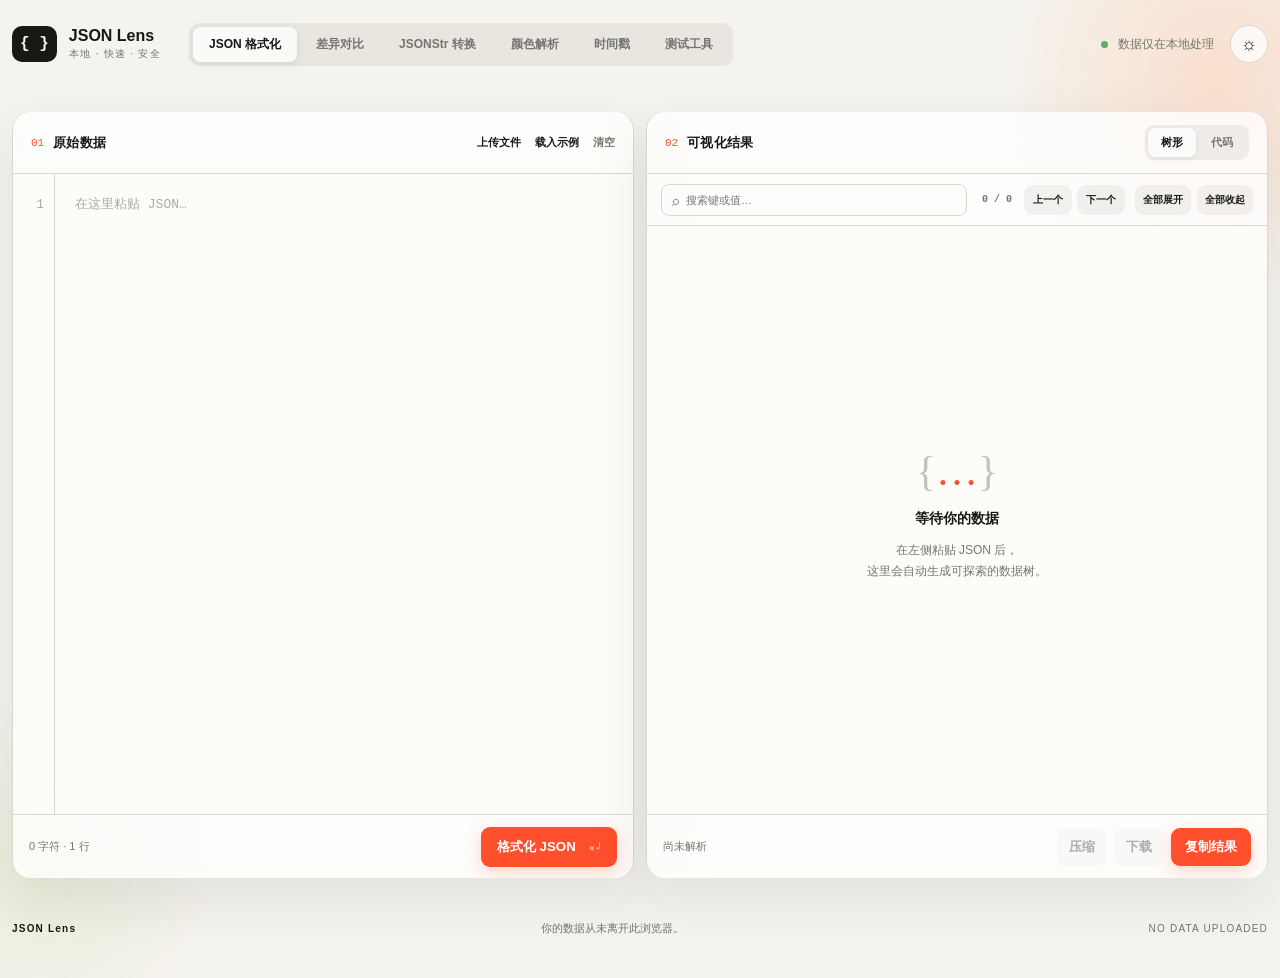
<file: index.html>
<!doctype html>
<html lang="zh-CN">
<head>
  <meta charset="UTF-8">
  <meta name="viewport" content="width=device-width, initial-scale=1.0">
  <meta name="description" content="一个安全、快速、完全在浏览器本地运行的 JSON 格式化与可视化工具。">
  <meta name="color-scheme" content="dark light">
  <title>JSON Lens · JSON 格式化工具</title>
  <link rel="stylesheet" href="styles.css?v=20260724-2">
</head>
<body>
  <div class="ambient ambient-one"></div>
  <div class="ambient ambient-two"></div>
  <main class="app-shell">
    <header class="topbar">
      <div class="brand-zone">
        <a class="brand" href="#" aria-label="JSON Lens 首页">
          <span class="brand-mark">{ }</span>
          <span><b>JSON Lens</b><small>本地 · 快速 · 安全</small></span>
        </a>
        <nav class="mode-tabs" aria-label="工具切换">
          <button class="mode-tab active" data-mode="formatter" type="button">JSON 格式化</button>
          <button class="mode-tab" data-mode="diff" type="button">差异对比</button>
          <button class="mode-tab" data-mode="jsonstr" type="button">JSONStr 转换</button>
          <button class="mode-tab" data-mode="color" type="button">颜色解析</button>
          <button class="mode-tab" data-mode="timestamp" type="button">时间戳</button>
          <a class="mode-tab rule-lab-link" href="qa-rule-lab.html">测试工具</a>
        </nav>
      </div>
      <div class="header-actions">
        <span class="privacy"><i></i> 数据仅在本地处理</span>
        <button class="icon-button" id="themeButton" type="button" title="切换主题" aria-label="切换主题">☼</button>
      </div>
    </header>

    <section class="workspace" id="dropZone" data-page="formatter">
      <div class="panel input-panel">
        <div class="panel-head">
          <div><span class="step">01</span><strong>原始数据</strong></div>
          <div class="sub-actions">
            <label class="text-button" for="fileInput">上传文件</label>
            <input id="fileInput" type="file" accept=".json,application/json" hidden>
            <button class="text-button" id="sampleButton" type="button">载入示例</button>
            <button class="text-button muted" id="clearButton" type="button">清空</button>
          </div>
        </div>
        <div class="editor-wrap">
          <div class="line-numbers" id="lineNumbers" aria-hidden="true">1</div>
          <div class="input-highlight" id="inputHighlight" aria-hidden="true"></div>
          <textarea id="jsonInput" wrap="off" spellcheck="false" autocomplete="off" aria-label="输入 JSON" placeholder="在这里粘贴 JSON…"></textarea>
          <div class="drop-hint"><span>↓</span> 松开即可读取 JSON 文件</div>
        </div>
        <div class="panel-foot">
          <span id="inputStats">0 字符 · 1 行</span>
          <button class="primary-button" id="formatButton" type="button">格式化 JSON <kbd>⌘ ↵</kbd></button>
        </div>
      </div>

      <div class="panel output-panel">
        <div class="panel-head output-head">
          <div><span class="step">02</span><strong>可视化结果</strong></div>
          <div class="view-tabs" role="tablist">
            <button class="view-tab active" data-view="tree" type="button">树形</button>
            <button class="view-tab" data-view="code" type="button">代码</button>
          </div>
        </div>
        <div class="output-toolbar">
          <div class="search-tools">
            <label class="search-box">⌕<input id="searchInput" type="search" placeholder="搜索键或值…" aria-label="搜索键或值"></label>
            <div class="search-navigation" aria-label="搜索结果导航">
              <span id="searchCount" aria-live="polite">0 / 0</span>
              <button class="tool-button" id="previousMatchButton" type="button" disabled>上一个</button>
              <button class="tool-button" id="nextMatchButton" type="button" disabled>下一个</button>
            </div>
          </div>
          <div class="tree-actions">
            <button class="tool-button" id="expandButton" type="button">全部展开</button>
            <button class="tool-button" id="collapseButton" type="button">全部收起</button>
          </div>
        </div>
        <div class="result-area" id="resultArea">
          <div class="empty-state" id="emptyState">
            <div class="empty-icon">{<span>…</span>}</div>
            <strong>等待你的数据</strong>
            <p>在左侧粘贴 JSON 后，<br>这里会自动生成可探索的数据树。</p>
          </div>
          <div id="treeView" class="tree-view" hidden></div>
          <pre id="codeView" class="code-view" hidden><code></code></pre>
          <div id="errorView" class="error-view" hidden></div>
        </div>
        <div class="panel-foot output-foot">
          <span id="outputStats">尚未解析</span>
          <div>
            <button class="secondary-button" id="minifyButton" type="button" disabled>压缩</button>
            <button class="secondary-button" id="downloadButton" type="button" disabled>下载</button>
            <button class="primary-button compact" id="copyButton" type="button" disabled>复制结果</button>
          </div>
        </div>
      </div>
    </section>

    <section class="diff-page" id="diffPage" hidden>
      <div class="diff-intro">
        <div><span class="step">JSON DIFF</span><strong>对比两个 JSON 的结构与数据差异</strong></div>
        <div class="sub-actions">
          <button class="text-button" id="diffSampleButton" type="button">载入示例</button>
          <button class="text-button" id="swapDiffButton" type="button">交换左右</button>
          <button class="text-button muted" id="clearDiffButton" type="button">清空</button>
        </div>
      </div>
      <div class="diff-input-grid">
        <div class="panel diff-input-panel">
          <div class="panel-head"><div><span class="step">A</span><strong>原始 JSON</strong></div><span class="side-label before-label">BEFORE</span></div>
          <div class="diff-editor-shell" id="diffLeftEditor">
            <pre class="diff-highlight" id="diffLeftHighlight" aria-hidden="true"></pre>
            <textarea class="diff-textarea" id="diffLeftInput" wrap="off" spellcheck="false" autocomplete="off" aria-label="原始 JSON" placeholder="粘贴第一个 JSON…"></textarea>
          </div>
          <div class="panel-foot"><span id="diffLeftStats">0 字符 · 等待输入</span></div>
        </div>
        <div class="panel diff-input-panel">
          <div class="panel-head"><div><span class="step">B</span><strong>目标 JSON</strong></div><span class="side-label after-label">AFTER</span></div>
          <div class="diff-editor-shell" id="diffRightEditor">
            <pre class="diff-highlight" id="diffRightHighlight" aria-hidden="true"></pre>
            <textarea class="diff-textarea" id="diffRightInput" wrap="off" spellcheck="false" autocomplete="off" aria-label="目标 JSON" placeholder="粘贴第二个 JSON…"></textarea>
          </div>
          <div class="panel-foot"><span id="diffRightStats">0 字符 · 等待输入</span></div>
        </div>
      </div>
      <div class="panel diff-result-panel">
        <div class="panel-head">
          <div><span class="step">Δ</span><strong>差异结果</strong></div>
          <div class="diff-summary" id="diffSummary" hidden>
            <span class="summary-added">+0 新增</span><span class="summary-removed">−0 删除</span><span class="summary-changed">0 修改</span>
          </div>
        </div>
        <div class="diff-result" id="diffResult">
          <div class="empty-state" id="diffEmptyState">
            <div class="empty-icon">A<span>≠</span>B</div>
            <strong>等待两个 JSON</strong>
            <p>在上方分别粘贴 JSON，<br>这里会自动按字段路径展示差异。</p>
          </div>
        </div>
        <div class="panel-foot"><span id="diffStatus">所有数据仅在当前浏览器中对比</span><button class="primary-button compact" id="compareButton" type="button">立即对比</button></div>
      </div>
    </section>

    <section class="jsonstr-page" id="jsonstrPage" hidden>
      <div class="diff-intro">
        <div><span class="step">JSON ⇄ JSONSTR</span><strong>JSON 与转义字符串双向转换</strong></div>
        <div class="sub-actions">
          <button class="text-button" id="jsonstrSampleButton" type="button">载入示例</button>
          <button class="text-button muted" id="clearJsonstrButton" type="button">清空</button>
        </div>
      </div>
      <div class="jsonstr-grid">
        <div class="panel jsonstr-panel">
          <div class="panel-head"><div><span class="step">JSON</span><strong>标准 JSON</strong></div><span class="side-label before-label">自动转义 →</span></div>
          <textarea class="jsonstr-textarea" id="jsonstrJsonInput" wrap="off" spellcheck="false" autocomplete="off" aria-label="标准 JSON" placeholder="在这里粘贴标准 JSON…"></textarea>
          <div class="panel-foot jsonstr-foot"><span id="jsonstrJsonStats">0 字符 · 等待输入</span><button class="secondary-button" id="copyJsonButton" type="button" disabled>复制 JSON</button></div>
        </div>
        <div class="panel jsonstr-panel">
          <div class="panel-head"><div><span class="step">JSONSTR</span><strong>JSON 字符串</strong></div><span class="side-label after-label">← 自动还原</span></div>
          <textarea class="jsonstr-textarea" id="jsonstrStringInput" wrap="off" spellcheck="false" autocomplete="off" aria-label="JSON 字符串" placeholder='在这里粘贴 JSONStr，例如 {\"id\":1}…'></textarea>
          <div class="panel-foot jsonstr-foot"><span id="jsonstrStringStats">0 字符 · 等待输入</span><button class="primary-button compact" id="copyJsonstrButton" type="button" disabled>复制 JSONStr</button></div>
        </div>
      </div>
      <div class="jsonstr-tip"><span>转换说明</span> 左侧输入会压缩 JSON 后再转义；右侧支持带外层引号或仅转义内容两种格式。所有转换仅在当前浏览器完成。</div>
    </section>

    <section class="color-page" id="colorPage" hidden>
      <div class="diff-intro">
        <div><span class="step">COLOR LAB</span><strong>RGBA 与 HEX 实时互转</strong></div>
        <div class="sub-actions">
          <button class="text-button" id="colorSampleButton" type="button">示例颜色</button>
          <button class="text-button" id="randomColorButton" type="button">随机颜色</button>
        </div>
      </div>
      <div class="color-tool-grid">
        <div class="panel color-control-panel">
          <div class="panel-head"><div><span class="step">CONVERT</span><strong>颜色值转换</strong></div><span class="side-label after-label">实时同步</span></div>
          <div class="color-controls">
            <div class="color-compact-preview">
              <div class="color-checker"><div class="color-swatch" id="colorSwatch"></div></div>
              <div class="color-preview-values"><strong id="colorPreviewHex">#FF4F2D</strong><code id="colorPreviewRgba">rgba(255, 79, 45, 1)</code></div>
              <label class="native-color-label">拾色器 <input id="nativeColorPicker" type="color" value="#ff4f2d" aria-label="系统拾色器"></label>
            </div>
            <div class="color-input-grid">
              <label class="color-value-field"><span>HEX</span><div><input id="hexColorInput" type="text" value="#FF4F2D" spellcheck="false" autocomplete="off" aria-label="HEX 颜色值"><button class="tool-button" id="copyHexButton" type="button">复制</button></div><small>支持 #RGB、#RGBA、#RRGGBB、#RRGGBBAA</small></label>
              <label class="color-value-field"><span>RGBA</span><div><input id="rgbaColorInput" type="text" value="rgba(255, 79, 45, 1)" spellcheck="false" autocomplete="off" aria-label="RGBA 颜色值"><button class="tool-button" id="copyRgbaButton" type="button">复制</button></div><small>透明度支持 0–1 或百分比</small></label>
            </div>
            <div class="channel-controls">
              <label><span>R <b id="redValue">255</b></span><input class="color-channel" id="redChannel" type="range" min="0" max="255" value="255"></label>
              <label><span>G <b id="greenValue">79</b></span><input class="color-channel" id="greenChannel" type="range" min="0" max="255" value="79"></label>
              <label><span>B <b id="blueValue">45</b></span><input class="color-channel" id="blueChannel" type="range" min="0" max="255" value="45"></label>
              <label><span>A <b id="alphaValue">100%</b></span><input class="color-channel alpha-channel" id="alphaChannel" type="range" min="0" max="100" value="100"></label>
            </div>
          </div>
          <div class="panel-foot"><span id="colorStatus" class="valid">颜色有效 · 不透明</span><span>8 位 HEX 使用 RRGGBBAA 顺序</span></div>
        </div>
      </div>
    </section>

    <section class="timestamp-page" id="timestampPage" hidden>
      <div class="diff-intro">
        <div><span class="step">TIME LAB</span><strong>时间戳与日期时间实时互转</strong></div>
        <div class="sub-actions">
          <button class="text-button" id="timestampNowButton" type="button">使用当前时间</button>
        </div>
      </div>
      <div class="timestamp-now panel">
        <div><span>当前时间</span><strong id="currentTimeText">--</strong><small id="timezoneText">--</small></div>
        <div class="timestamp-now-values">
          <button type="button" id="copyCurrentSeconds"><span>秒</span><b id="currentSeconds">--</b></button>
          <button type="button" id="copyCurrentMilliseconds"><span>毫秒</span><b id="currentMilliseconds">--</b></button>
        </div>
      </div>
      <div class="timestamp-grid">
        <div class="panel timestamp-panel">
          <div class="panel-head"><div><span class="step">TIMESTAMP</span><strong>时间戳转日期</strong></div><span class="side-label after-label">自动识别单位</span></div>
          <div class="timestamp-controls">
            <label class="timestamp-field"><span>时间戳</span><input id="timestampInput" type="text" inputmode="numeric" value="" placeholder="例如 1752739200 或 1752739200000" autocomplete="off"></label>
            <label class="timestamp-field compact"><span>输入单位</span><select id="timestampUnit"><option value="auto">自动识别</option><option value="seconds">秒</option><option value="milliseconds">毫秒</option></select></label>
            <div class="timestamp-result">
              <div><span>本地时间</span><strong id="timestampLocalResult">--</strong></div>
              <div><span>ISO 8601</span><code id="timestampIsoResult">--</code></div>
              <div><span>星期</span><strong id="timestampWeekdayResult">--</strong></div>
            </div>
          </div>
          <div class="panel-foot"><span id="timestampStatus" class="valid">等待输入时间戳</span><button class="tool-button" id="copyTimestampDateButton" type="button" disabled>复制日期</button></div>
        </div>
        <div class="panel timestamp-panel">
          <div class="panel-head"><div><span class="step">DATE TIME</span><strong>日期时间转时间戳</strong></div><span class="side-label before-label">本地时区</span></div>
          <div class="timestamp-controls">
            <label class="timestamp-field"><span>本地日期时间</span><input id="datetimeInput" type="datetime-local" step="1"></label>
            <div class="timestamp-result timestamp-number-result">
              <button type="button" id="copySecondsButton"><span>秒时间戳</span><strong id="secondsResult">--</strong></button>
              <button type="button" id="copyMillisecondsButton"><span>毫秒时间戳</span><strong id="millisecondsResult">--</strong></button>
            </div>
          </div>
          <div class="panel-foot"><span id="datetimeStatus" class="valid">选择日期时间后自动转换</span><span>点击结果即可复制</span></div>
        </div>
      </div>
      <div class="jsonstr-tip"><span>转换说明</span> 日期时间按当前浏览器的本地时区解析；秒级和毫秒级时间戳均可自动识别，转换过程完全在本地完成。</div>
    </section>

    <footer><span>JSON Lens</span><p>你的数据从未离开此浏览器。</p><span>NO DATA UPLOADED</span></footer>
  </main>
  <div class="toast" id="toast" role="status" aria-live="polite"></div>
  <script src="app.js?v=20260724-2"></script>
</body>
</html>
</file>
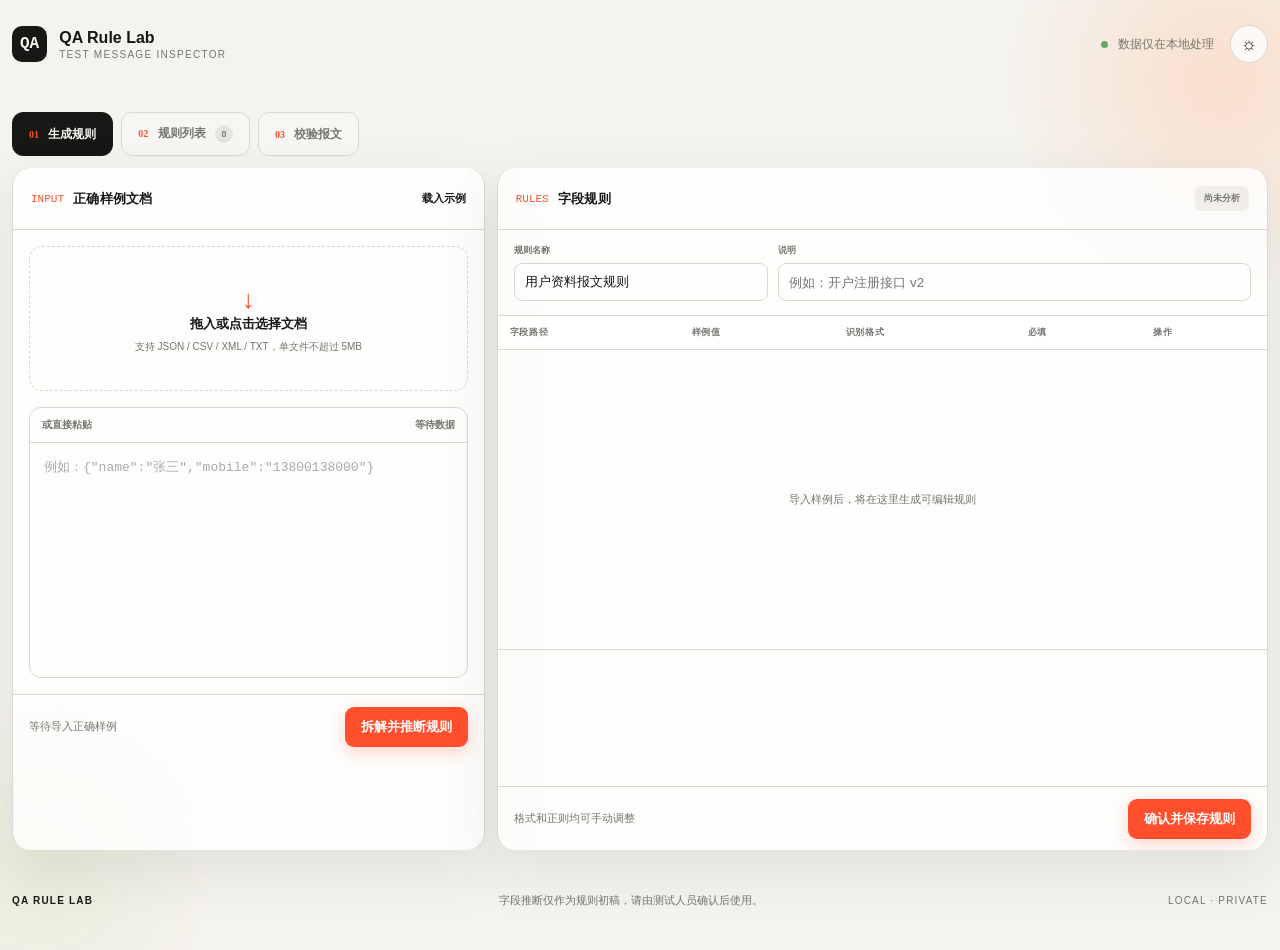
<file: qa-rule-lab.html>
<!doctype html>
<html lang="zh-CN">
<head>
  <meta charset="UTF-8">
  <meta name="viewport" content="width=device-width, initial-scale=1.0">
  <meta name="description" content="从示例文档推断字段规则，并用规则自动校验测试报文。">
  <title>QA Rule Lab · 测试报文规则校验</title>
  <link rel="stylesheet" href="styles.css?v=20260720-1">
  <link rel="stylesheet" href="rule-lab.css?v=20260720-1">
</head>
<body>
  <div class="ambient ambient-one"></div><div class="ambient ambient-two"></div>
  <main class="app-shell rule-shell">
    <header class="topbar">
      <div class="brand-zone">
        <a class="brand" href="qa-rule-lab.html"><span class="brand-mark">QA</span><span><b>QA Rule Lab</b><small>TEST MESSAGE INSPECTOR</small></span></a>
      </div>
      <div class="header-actions"><span class="privacy"><i></i> 数据仅在本地处理</span><button class="icon-button" id="themeButton" type="button" aria-label="切换主题">☼</button></div>
    </header>

    <div class="flow-tabs" role="tablist">
      <button class="flow-tab active" data-view="create" type="button"><span>01</span> 生成规则</button>
      <button class="flow-tab" data-view="library" type="button"><span>02</span> 规则列表 <b id="ruleCount">0</b></button>
      <button class="flow-tab" data-view="validate" type="button"><span>03</span> 校验报文</button>
    </div>

    <section id="createView" class="rule-view">
      <div class="create-grid">
        <div class="panel source-panel">
          <div class="panel-head"><div><span class="step">INPUT</span><strong>正确样例文档</strong></div><button class="text-button" id="loadSample" type="button">载入示例</button></div>
          <label class="drop-card" id="schemaDrop">
            <input id="schemaFile" type="file" accept=".json,.csv,.xml,.txt,application/json,text/csv,text/xml,text/plain" hidden>
            <span class="drop-symbol">↓</span><strong>拖入或点击选择文档</strong><small>支持 JSON / CSV / XML / TXT，单文件不超过 5MB</small>
          </label>
          <div class="paste-block"><div><span>或直接粘贴</span><span id="sourceType">等待数据</span></div><textarea id="schemaInput" spellcheck="false" placeholder='例如：{"name":"张三","mobile":"13800138000"}'></textarea></div>
          <div class="panel-foot"><span id="schemaStatus">等待导入正确样例</span><button class="primary-button" id="analyzeButton" type="button">拆解并推断规则</button></div>
        </div>
        <div class="panel rules-panel">
          <div class="panel-head"><div><span class="step">RULES</span><strong>字段规则</strong></div><span class="detect-badge" id="detectBadge">尚未分析</span></div>
          <div class="rule-meta"><label>规则名称<input id="ruleName" value="用户资料报文规则" maxlength="50"></label><label>说明<input id="ruleDesc" placeholder="例如：开户注册接口 v2"></label></div>
          <div class="rules-table-wrap"><table class="rules-table"><thead><tr><th>字段路径</th><th>样例值</th><th>识别格式</th><th>必填</th><th>操作</th></tr></thead><tbody id="rulesBody"><tr class="table-empty"><td colspan="5">导入样例后，将在这里生成可编辑规则</td></tr></tbody></table></div>
          <div class="panel-foot"><span id="ruleHint">格式和正则均可手动调整</span><button class="primary-button" id="saveRule" type="button" disabled>确认并保存规则</button></div>
        </div>
      </div>
    </section>

    <section id="libraryView" class="rule-view" hidden>
      <div class="library-head"><div><span class="step">SAVED RULES</span><h2>已留存的规则</h2><p>规则保存在当前浏览器中，可随时打开、编辑和执行校验。</p></div><button class="primary-button" data-go="create" type="button">＋ 新建规则</button></div>
      <div class="library-grid" id="libraryGrid"></div>
    </section>

    <section id="validateView" class="rule-view" hidden>
      <div class="validate-toolbar panel"><label>选择规则<select id="validateRule"></select></label><div class="summary-pills" id="summaryPills"><span>等待校验</span></div></div>
      <div class="validate-grid">
        <div class="panel">
          <div class="panel-head"><div><span class="step">MESSAGE</span><strong>待测报文</strong></div><button class="text-button" id="badSample" type="button">载入异常示例</button></div>
          <label class="mini-drop" id="messageDrop"><input id="messageFile" type="file" accept=".json,.csv,.xml,.txt" hidden><b>拖入报文</b><span>或点击选择文件</span></label>
          <textarea class="message-input" id="messageInput" spellcheck="false" placeholder="在这里粘贴待校验报文…"></textarea>
          <div class="panel-foot"><span id="messageStatus">等待报文</span><button class="primary-button" id="validateButton" type="button">执行校验</button></div>
        </div>
        <div class="panel result-panel">
          <div class="panel-head"><div><span class="step">REPORT</span><strong>校验结果</strong></div><button class="text-button" id="onlyErrors" type="button">仅看异常</button></div>
          <div class="validation-results" id="validationResults"><div class="result-empty"><span>✓</span><strong>等待执行校验</strong><p>异常字段将在这里标红，并说明未通过的规则。</p></div></div>
        </div>
      </div>
    </section>
    <footer><span>QA RULE LAB</span><p>字段推断仅作为规则初稿，请由测试人员确认后使用。</p><span>LOCAL · PRIVATE</span></footer>
  </main>
  <div class="toast" id="toast" role="status" aria-live="polite"></div>
  <script src="rule-lab.js?v=20260720-1"></script>
</body>
</html>
</file>
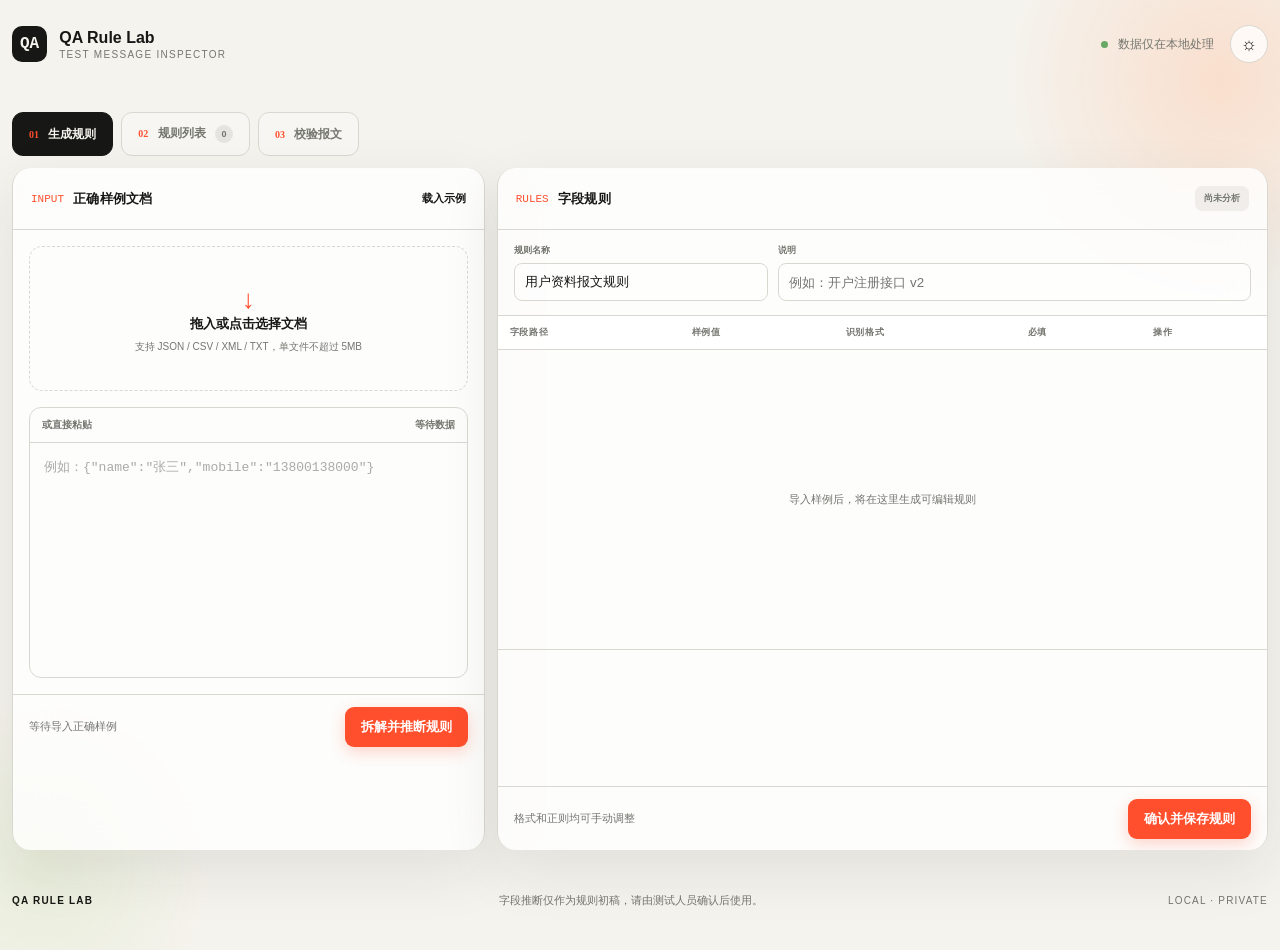
<file: rule-lab.html>
<!doctype html>
<html lang="zh-CN">
<head>
  <meta charset="UTF-8">
  <meta name="viewport" content="width=device-width, initial-scale=1.0">
  <meta http-equiv="refresh" content="0; url=qa-rule-lab.html">
  <title>正在打开 QA Rule Lab</title>
  <link rel="canonical" href="qa-rule-lab.html">
</head>
<body><p><a href="qa-rule-lab.html">打开测试报文规则工具</a></p></body>
</html>
</file>
<file: styles.css>
:root{--bg:#f5f3ed;--panel:rgba(255,255,255,.78);--ink:#171815;--muted:#74766f;--line:#d9d8d0;--accent:#ff4f2d;--accent2:#e33d1d;--code:#242622;--shadow:0 20px 60px rgba(34,38,31,.09)}
*{box-sizing:border-box}[hidden]{display:none!important}html{scroll-behavior:smooth}body{margin:0;background:var(--bg);color:var(--ink);font-family:Inter,ui-sans-serif,-apple-system,BlinkMacSystemFont,"Segoe UI",sans-serif;min-height:100vh;transition:background .25s,color .25s}.ambient{position:fixed;border-radius:50%;filter:blur(3px);pointer-events:none;opacity:.45}.ambient-one{width:420px;height:420px;background:radial-gradient(circle,#ffc7a8,transparent 70%);right:-150px;top:-130px}.ambient-two{width:340px;height:340px;background:radial-gradient(circle,#dbe8c5,transparent 70%);left:-130px;bottom:-140px}.app-shell{width:min(1440px,calc(100% - 48px));margin:auto;position:relative}.topbar{height:88px;display:flex;align-items:center;justify-content:space-between;border-bottom:1px solid var(--line)}.brand{display:flex;align-items:center;gap:12px;color:inherit;text-decoration:none}.brand-mark{font-family:ui-monospace,SFMono-Regular,Menlo,monospace;background:var(--ink);color:var(--bg);padding:9px 8px;border-radius:10px;font-weight:700}.brand b,.brand small{display:block}.brand b{font-size:16px}.brand small{font-size:10px;letter-spacing:.13em;color:var(--muted);margin-top:2px}.header-actions{display:flex;align-items:center;gap:16px}.privacy{font-size:12px;color:var(--muted)}.privacy i{display:inline-block;width:7px;height:7px;background:#67a864;border-radius:50%;margin-right:7px}.icon-button{width:38px;height:38px;border:1px solid var(--line);background:var(--panel);border-radius:50%;font-size:18px;color:inherit;cursor:pointer}.hero{padding:58px 2px 46px;display:grid;grid-template-columns:1fr 1fr;align-items:end}.hero .eyebrow{grid-column:1/-1;color:var(--accent);font-size:11px;letter-spacing:.2em;font-weight:800}.hero h1{font-family:Georgia,"Times New Roman",serif;font-size:clamp(48px,6vw,82px);line-height:.92;letter-spacing:-.055em;margin:20px 0 0;font-weight:500}.hero h1 em{color:var(--accent);font-weight:500}.hero>p:last-child{max-width:440px;justify-self:end;color:var(--muted);line-height:1.8;font-size:15px;margin:0 0 6px}.workspace{display:grid;grid-template-columns:1fr 1fr;gap:18px}.panel{background:var(--panel);border:1px solid var(--line);border-radius:18px;box-shadow:var(--shadow);overflow:hidden;backdrop-filter:blur(18px);min-width:0}.panel-head{height:62px;padding:0 18px;display:flex;align-items:center;justify-content:space-between;border-bottom:1px solid var(--line)}.panel-head>div{display:flex;align-items:center;gap:9px}.step{font-family:ui-monospace,SFMono-Regular,Menlo,monospace;color:var(--accent);font-size:11px}.panel-head strong{font-size:13px;letter-spacing:.02em}.sub-actions{gap:14px!important}.text-button{border:0;background:none;color:var(--ink);font-size:11px;font-weight:700;cursor:pointer;padding:4px 0}.text-button.muted{color:var(--muted)}.editor-wrap{height:480px;position:relative;display:grid;grid-template-columns:42px 1fr;background:rgba(250,250,247,.48)}.line-numbers{padding:20px 10px;text-align:right;border-right:1px solid var(--line);font:12px/1.65 ui-monospace,SFMono-Regular,Menlo,monospace;color:#aaa;white-space:pre;overflow:hidden;user-select:none}textarea{border:0;resize:none;padding:20px;background:transparent;color:var(--ink);outline:0;font:13px/1.65 ui-monospace,SFMono-Regular,Menlo,monospace;width:100%}textarea::placeholder{color:#aaa}.drop-hint{position:absolute;inset:15px;border:2px dashed var(--accent);background:rgba(255,249,244,.94);border-radius:12px;display:none;place-items:center;text-align:center;color:var(--accent);font-size:14px;font-weight:700}.drop-hint span{font-size:26px;display:block}.workspace.dragging .drop-hint{display:grid}.panel-foot{min-height:64px;padding:10px 16px;border-top:1px solid var(--line);display:flex;align-items:center;justify-content:space-between;color:var(--muted);font-size:11px}.primary-button,.secondary-button,.tool-button{border:0;border-radius:9px;padding:11px 16px;font-weight:750;cursor:pointer}.primary-button{background:var(--accent);color:white;box-shadow:0 5px 16px rgba(255,79,45,.24)}.primary-button:hover{background:var(--accent2)}.primary-button kbd{margin-left:9px;font:10px ui-monospace;color:#ffd8cf}.primary-button.compact{padding:10px 14px}.secondary-button,.tool-button{background:rgba(125,125,115,.1);color:var(--ink);padding:9px 12px}.secondary-button:disabled{opacity:.35;cursor:not-allowed}.view-tabs{background:rgba(120,120,110,.1);padding:3px;border-radius:9px;gap:2px!important}.view-tab{border:0;background:transparent;color:var(--muted);font-size:11px;font-weight:700;padding:7px 13px;border-radius:7px;cursor:pointer}.view-tab.active{background:var(--panel);color:var(--ink);box-shadow:0 2px 7px rgba(0,0,0,.07)}.output-toolbar{height:52px;padding:8px 14px;border-bottom:1px solid var(--line);display:flex;align-items:center;justify-content:space-between}.output-toolbar>div{display:flex;gap:6px}.search-box{border:1px solid var(--line);border-radius:8px;padding:7px 10px;color:var(--muted);width:48%;font-size:14px}.search-box input{background:transparent;border:0;outline:0;color:var(--ink);font-size:11px;width:calc(100% - 20px);margin-left:5px}.tool-button{font-size:10px;padding:8px}.result-area{height:428px;overflow:auto;position:relative;background:rgba(250,250,247,.48)}.empty-state{height:100%;display:grid;place-content:center;text-align:center;color:var(--muted)}.empty-state strong{color:var(--ink);font-size:14px}.empty-state p{font-size:12px;line-height:1.7}.empty-icon{font:42px Georgia;color:#c4c3ba;margin-bottom:15px}.empty-icon span{color:var(--accent)}.tree-view{padding:18px;font:12px/1.8 ui-monospace,SFMono-Regular,Menlo,monospace;min-width:max-content}.tree-node{padding-left:19px}.tree-row{display:flex;align-items:center;min-height:22px;border-radius:4px;padding-right:5px}.tree-row.match{background:rgba(255,191,49,.2)}.toggle{width:18px;border:0;background:transparent;color:var(--muted);cursor:pointer;padding:0;font-size:11px}.toggle.placeholder{visibility:hidden}.key{color:#b13d25}.string{color:#27815c}.number{color:#2e61c6}.boolean{color:#8a4ab0}.null{color:#8a8b86;font-style:italic}.meta{color:#9a9b95;margin-left:7px}.children.collapsed{display:none}.code-view{margin:0;padding:20px;min-height:100%;color:var(--ink);font:12px/1.7 ui-monospace,SFMono-Regular,Menlo,monospace;white-space:pre}.error-view{margin:22px;padding:18px;border:1px solid rgba(220,62,40,.28);background:rgba(220,62,40,.07);border-radius:10px;color:#b43320;font:12px/1.7 ui-monospace}.error-view strong{display:block;font-family:inherit;margin-bottom:5px}.output-foot>div{display:flex;gap:7px}footer{height:100px;display:flex;align-items:center;justify-content:space-between;color:var(--muted);font-size:10px;letter-spacing:.12em}footer p{letter-spacing:0;font-size:11px}footer span:first-child{color:var(--ink);font-weight:800}.toast{position:fixed;left:50%;bottom:28px;transform:translate(-50%,30px);opacity:0;background:var(--ink);color:var(--bg);padding:10px 16px;border-radius:9px;font-size:12px;transition:.2s;pointer-events:none}.toast.show{opacity:1;transform:translate(-50%,0)}
body.dark{--bg:#171916;--panel:rgba(34,36,32,.86);--ink:#edeee8;--muted:#989b92;--line:#3a3d36;--code:#e8eae2;--shadow:0 20px 60px rgba(0,0,0,.22)}body.dark .editor-wrap,body.dark .result-area{background:rgba(12,14,11,.18)}body.dark .drop-hint{background:rgba(39,32,27,.95)}
.topbar{margin-bottom:24px;border-bottom:none!important}
.app-shell{width:min(1680px,calc(100% - 24px))}
.workspace{gap:12px}
.panel{border-top:none!important;border-bottom:none!important;outline:none}
.editor-wrap{height:clamp(520px,calc(100vh - 260px),720px)}
.result-area{height:calc(clamp(520px,calc(100vh - 260px),720px) - 52px)}
.brand-zone{display:flex;align-items:center;gap:28px}.mode-tabs{display:flex;align-items:center;gap:3px;padding:4px;background:rgba(120,120,110,.1);border-radius:11px}.mode-tab{border:0;background:transparent;color:var(--muted);padding:9px 16px;border-radius:8px;font-size:12px;font-weight:750;cursor:pointer;transition:.18s}.mode-tab:hover{color:var(--ink)}.mode-tab.active{background:var(--panel);color:var(--ink);box-shadow:0 2px 9px rgba(0,0,0,.08)}.diff-page{display:grid;gap:12px}.diff-intro{min-height:48px;padding:0 4px;display:flex;align-items:center;justify-content:space-between}.diff-intro>div{display:flex;align-items:center;gap:10px}.diff-intro strong{font-size:13px}.diff-input-grid{display:grid;grid-template-columns:1fr 1fr;gap:12px}.diff-input-panel{box-shadow:0 12px 38px rgba(34,38,31,.07)}.side-label{font:700 9px ui-monospace,SFMono-Regular,Menlo,monospace;letter-spacing:.14em;padding:5px 8px;border-radius:6px}.before-label{background:rgba(208,68,48,.09);color:#b94836}.after-label{background:rgba(39,129,92,.1);color:#27815c}.diff-textarea{display:block;height:clamp(300px,36vh,430px);padding:20px;min-height:260px;border-bottom:1px solid var(--line)}.diff-input-panel .panel-foot{min-height:48px}.diff-input-panel .panel-foot .invalid{color:#c9432d}.diff-input-panel .panel-foot .valid{color:#27815c}.diff-result-panel{margin-bottom:4px}.diff-summary{display:flex;gap:7px!important}.diff-summary span{font-size:10px;font-weight:750;padding:6px 9px;border-radius:7px}.summary-added{color:#227a54;background:rgba(39,129,92,.1)}.summary-removed{color:#b94836;background:rgba(208,68,48,.09)}.summary-changed{color:#a16a0c;background:rgba(223,154,38,.12)}.diff-result{min-height:280px;max-height:520px;overflow:auto;background:rgba(250,250,247,.48);padding:14px}.diff-result>.empty-state{min-height:250px}.diff-list{display:grid;gap:9px}.diff-item{border:1px solid var(--line);border-left:3px solid var(--line);border-radius:10px;background:var(--panel);overflow:hidden}.diff-item.added{border-left-color:#3a9a70}.diff-item.removed{border-left-color:#d45c49}.diff-item.changed{border-left-color:#d99b32}.diff-item-head{min-height:42px;padding:8px 12px;display:flex;align-items:center;gap:9px;border-bottom:1px solid var(--line)}.diff-badge{font-size:9px;font-weight:800;padding:4px 7px;border-radius:5px}.added .diff-badge{color:#227a54;background:rgba(39,129,92,.1)}.removed .diff-badge{color:#b94836;background:rgba(208,68,48,.09)}.changed .diff-badge{color:#a16a0c;background:rgba(223,154,38,.12)}.diff-path{font:12px ui-monospace,SFMono-Regular,Menlo,monospace;color:var(--ink);word-break:break-all}.diff-values{display:grid;grid-template-columns:1fr 1fr}.diff-value{min-width:0;padding:11px 13px}.diff-value+ .diff-value{border-left:1px solid var(--line)}.diff-value small{display:block;color:var(--muted);font-size:9px;letter-spacing:.1em;margin-bottom:6px}.diff-value pre{margin:0;white-space:pre-wrap;word-break:break-word;font:11px/1.55 ui-monospace,SFMono-Regular,Menlo,monospace;color:var(--ink)}.diff-missing{color:var(--muted)!important;font-style:italic}.diff-equal{min-height:250px;display:grid;place-content:center;text-align:center}.diff-equal-icon{width:52px;height:52px;display:grid;place-items:center;margin:0 auto 14px;border-radius:50%;background:rgba(39,129,92,.1);color:#27815c;font-size:24px}.diff-equal strong{font-size:14px}.diff-equal p{color:var(--muted);font-size:11px}.diff-error{margin:8px;padding:16px;border:1px solid rgba(208,68,48,.2);border-radius:9px;background:rgba(208,68,48,.07);color:#b94836;font-size:12px}body.dark .diff-result{background:rgba(12,14,11,.18)}
.rule-lab-link{text-decoration:none;white-space:nowrap}
@media(max-width:900px){.app-shell{width:min(100% - 24px,720px)}.hero{grid-template-columns:1fr;padding-top:35px}.hero>p:last-child{justify-self:start;margin-top:25px}.workspace{grid-template-columns:1fr}.editor-wrap{height:380px}.result-area{height:380px}.privacy{display:none}}
@media(max-width:560px){.topbar{height:72px}.hero h1{font-size:48px}.hero{padding-bottom:32px}.panel-head{padding:0 12px}.sub-actions{gap:9px!important}.output-toolbar{height:auto;gap:8px;align-items:stretch;flex-direction:column}.search-box{width:100%}.output-toolbar>div{justify-content:flex-end}.result-area{height:360px}.panel-foot{align-items:flex-start;gap:10px;flex-direction:column}.panel-foot .primary-button{width:100%}.output-foot>div{width:100%}.output-foot button{flex:1}footer p{display:none}}
@media(max-width:900px){.brand-zone{gap:12px}.brand span:last-child{display:none}.mode-tab{padding:8px 11px}.diff-input-grid{grid-template-columns:1fr}.diff-textarea{height:300px}.diff-result{max-height:none}}
@media(max-width:560px){.topbar{align-items:center}.brand-mark{display:none}.brand-zone{width:100%}.mode-tabs{width:100%}.mode-tab{flex:1;padding:9px 6px}.header-actions{margin-left:8px}.diff-intro{align-items:flex-start;gap:10px;flex-direction:column;padding-bottom:8px}.diff-values{grid-template-columns:1fr}.diff-value+ .diff-value{border-left:0;border-top:1px solid var(--line)}.diff-summary span{padding:5px;font-size:9px}}
.diff-editor-shell{position:relative;height:clamp(440px,calc(100vh - 280px),900px);min-height:440px;border-bottom:1px solid var(--line);overflow:hidden}.diff-highlight,.diff-editor-shell .diff-textarea{position:absolute;inset:0;width:100%;height:100%;margin:0;padding:20px;border:0;white-space:pre;overflow:auto;font:650 14px/1.65 ui-monospace,SFMono-Regular,Menlo,monospace;tab-size:2}.diff-highlight{z-index:1;pointer-events:none;color:var(--ink);background:rgba(250,250,247,.48)}.diff-editor-shell .diff-textarea{z-index:2;resize:none;background:transparent;color:transparent;caret-color:var(--ink);outline:0}.diff-editor-shell .diff-textarea::selection{background:rgba(66,112,208,.2);color:transparent}.diff-editor-shell .diff-textarea::placeholder{color:#aaa}.json-code-line{display:block;min-width:100%;min-height:1.65em;padding:0 6px;margin:0 -6px;border-left:3px solid transparent}.json-code-line.diff-changed{color:#c85e12;background:rgba(240,122,36,.14);border-left-color:#f07a24}.json-code-line.diff-added{background:rgba(39,129,92,.13);border-left-color:#3a9a70}.json-code-line.diff-removed{background:rgba(208,68,48,.12);border-left-color:#d45c49}.json-key{color:#ad3f2a}.json-string{color:#247957}.json-number{color:#2c5fc0}.json-boolean,.json-null{color:#8344aa}.diff-item.changed{border-left-color:#f07a24}.changed .diff-badge{color:#c85e12;background:rgba(240,122,36,.14)}.summary-changed{color:#c85e12;background:rgba(240,122,36,.14)}.diff-path{font-size:13px;font-weight:800}.diff-value small{font-size:10px;font-weight:750}.diff-value pre{font-size:12px;font-weight:650}.diff-item-head{font-weight:700}
body.dark .diff-highlight{background:rgba(12,14,11,.18)}body.dark .json-code-line.diff-changed{color:#ff9b59;background:rgba(240,122,36,.18)}
@media(max-width:900px){.diff-editor-shell{height:clamp(420px,calc(100vh - 230px),720px);min-height:420px}}

/* Keep logical JSON lines and gutter numbers on the same vertical rhythm. */
.line-numbers,
#jsonInput {
  font-family: ui-monospace, SFMono-Regular, Menlo, monospace;
  font-size: 13px;
  line-height: 21px;
}

.input-highlight,
#jsonInput {
  grid-column: 2;
  grid-row: 1;
  width: 100%;
  height: 100%;
  margin: 0;
  padding: 20px;
  white-space: pre;
  overflow: auto;
  tab-size: 2;
}
.input-highlight {
  z-index: 1;
  pointer-events: none;
  overflow: hidden;
  color: var(--ink);
  background: transparent;
  font: 13px/21px ui-monospace, SFMono-Regular, Menlo, monospace;
}
#jsonInput {
  z-index: 2;
  color: transparent;
  caret-color: var(--ink);
}
#jsonInput::selection {
  color: transparent;
  background: rgba(66,112,208,.2);
}
.matched-bracket {
  color: #ef3f2f;
  font-weight: 900;
  background: rgba(239,63,47,.14);
  border-radius: 2px;
}
.drop-hint { z-index: 4; }
.diff-highlight{overflow:hidden}

.jsonstr-page{display:grid;gap:12px}.jsonstr-grid{display:grid;grid-template-columns:1fr 1fr;gap:12px}.jsonstr-panel{box-shadow:0 12px 38px rgba(34,38,31,.07)}.jsonstr-textarea{display:block;height:clamp(520px,calc(100vh - 280px),820px);min-height:440px;padding:22px;font:650 14px/1.65 ui-monospace,SFMono-Regular,Menlo,monospace;white-space:pre;overflow:auto;border:0;border-bottom:1px solid var(--line);background:rgba(250,250,247,.48);tab-size:2}.jsonstr-foot{min-height:54px}.jsonstr-foot span.valid{color:#27815c}.jsonstr-foot span.invalid{color:#d04932;font-weight:750}.jsonstr-tip{padding:12px 16px;border:1px solid var(--line);border-radius:11px;color:var(--muted);font-size:11px;line-height:1.7;background:rgba(255,255,255,.34)}.jsonstr-tip span{color:var(--accent);font-weight:800;margin-right:10px}body.dark .jsonstr-textarea{background:rgba(12,14,11,.18)}
@media(max-width:900px){.jsonstr-grid{grid-template-columns:1fr}.jsonstr-textarea{height:360px;min-height:320px}}
@media(max-width:560px){.jsonstr-foot{flex-direction:row;align-items:center}.jsonstr-foot button{width:auto}}

.color-page{display:grid;gap:12px}.color-tool-grid{display:grid;grid-template-columns:minmax(320px,.88fr) minmax(420px,1.12fr);gap:12px}.color-preview-panel,.color-control-panel{box-shadow:0 12px 38px rgba(34,38,31,.07)}.native-color-label{display:flex;align-items:center;gap:9px;color:var(--muted);font-size:10px;font-weight:750}.native-color-label input{width:38px;height:30px;border:0;padding:0;background:transparent;cursor:pointer}.color-preview-body{padding:22px}.color-checker{height:clamp(320px,calc(100vh - 390px),520px);min-height:280px;border-radius:15px;overflow:hidden;background-color:#fff;background-image:linear-gradient(45deg,#d8d8d3 25%,transparent 25%),linear-gradient(-45deg,#d8d8d3 25%,transparent 25%),linear-gradient(45deg,transparent 75%,#d8d8d3 75%),linear-gradient(-45deg,transparent 75%,#d8d8d3 75%);background-size:24px 24px;background-position:0 0,0 12px,12px -12px,-12px 0}.color-swatch{width:100%;height:100%;transition:background .16s}.color-preview-values{display:flex;align-items:center;justify-content:space-between;gap:14px;padding:20px 2px 0}.color-preview-values strong{font:850 24px ui-monospace,SFMono-Regular,Menlo,monospace;letter-spacing:-.03em}.color-preview-values code{color:var(--muted);font:650 12px ui-monospace,SFMono-Regular,Menlo,monospace}.color-controls{padding:24px;display:grid;gap:24px}.color-value-field{display:grid;gap:8px}.color-value-field>span{color:var(--accent);font:800 10px ui-monospace,SFMono-Regular,Menlo,monospace;letter-spacing:.14em}.color-value-field>div{display:grid;grid-template-columns:1fr auto;gap:8px}.color-value-field input{width:100%;height:48px;border:1px solid var(--line);border-radius:10px;background:rgba(255,255,255,.45);color:var(--ink);outline:0;padding:0 14px;font:750 14px ui-monospace,SFMono-Regular,Menlo,monospace}.color-value-field input:focus{border-color:var(--accent);box-shadow:0 0 0 3px rgba(255,79,45,.1)}.color-value-field small{color:var(--muted);font-size:10px}.channel-controls{display:grid;gap:18px;padding-top:6px}.channel-controls label{display:grid;gap:8px}.channel-controls span{display:flex;justify-content:space-between;font:750 11px ui-monospace,SFMono-Regular,Menlo,monospace;color:var(--muted)}.channel-controls b{color:var(--ink)}.color-channel{width:100%;height:7px;padding:0;accent-color:var(--accent);cursor:pointer}.color-preview-panel .panel-foot span.valid{color:#27815c}.color-preview-panel .panel-foot span.invalid{color:#d04932;font-weight:750}body.dark .color-value-field input{background:rgba(12,14,11,.28)}
@media(max-width:900px){.color-tool-grid{grid-template-columns:1fr}.color-checker{height:340px}.color-preview-values{align-items:flex-start;flex-direction:column}}
@media(max-width:560px){.color-preview-body,.color-controls{padding:16px}.color-checker{height:260px;min-height:240px}.color-preview-values strong{font-size:20px}.color-preview-values code{font-size:11px}.mode-tab{font-size:11px;padding:8px 7px}}

/* Compact color preview: the converter remains the visual focus. */
.color-tool-grid{display:block}.color-control-panel{max-width:920px;margin:0 auto}.color-compact-preview{display:grid;grid-template-columns:72px 1fr auto;align-items:center;gap:16px;padding:12px;border:1px solid var(--line);border-radius:12px;background:rgba(255,255,255,.25)}.color-compact-preview .color-checker{width:72px;height:72px;min-height:0;border-radius:10px;background-size:16px 16px;background-position:0 0,0 8px,8px -8px,-8px 0}.color-compact-preview .color-preview-values{display:grid;justify-content:start;gap:6px;padding:0}.color-compact-preview .color-preview-values strong{font-size:18px}.color-compact-preview .color-preview-values code{font-size:11px}.color-input-grid{display:grid;grid-template-columns:1fr 1fr;gap:16px}.color-control-panel .channel-controls{grid-template-columns:1fr 1fr;column-gap:28px}.color-control-panel .panel-foot span.valid{color:#27815c}.color-control-panel .panel-foot span.invalid{color:#d04932;font-weight:750}body.dark .color-compact-preview{background:rgba(12,14,11,.2)}
@media(max-width:700px){.color-input-grid,.color-control-panel .channel-controls{grid-template-columns:1fr}.color-compact-preview{grid-template-columns:58px 1fr}.color-compact-preview .color-checker{width:58px;height:58px}.color-compact-preview .native-color-label{grid-column:1/-1;justify-content:flex-end}}

.timestamp-page{display:grid;gap:12px}.timestamp-now{display:grid;grid-template-columns:1fr auto;align-items:center;gap:24px;padding:20px 24px}.timestamp-now>div:first-child{display:grid;gap:5px}.timestamp-now span,.timestamp-field>span,.timestamp-result span{color:var(--muted);font-size:10px;font-weight:750}.timestamp-now strong{font:800 21px ui-monospace,SFMono-Regular,Menlo,monospace}.timestamp-now small{color:var(--muted);font-size:10px}.timestamp-now-values{display:flex;gap:8px}.timestamp-now-values button,.timestamp-number-result button{display:grid;gap:5px;text-align:left;border:1px solid var(--line);border-radius:10px;background:rgba(255,255,255,.35);color:var(--ink);padding:10px 13px;cursor:pointer}.timestamp-now-values button:hover,.timestamp-number-result button:hover{border-color:var(--accent)}.timestamp-now-values b{font:750 12px ui-monospace,SFMono-Regular,Menlo,monospace}.timestamp-grid{display:grid;grid-template-columns:1fr 1fr;gap:12px}.timestamp-panel{box-shadow:0 12px 38px rgba(34,38,31,.07)}.timestamp-controls{padding:22px;display:grid;gap:16px}.timestamp-field{display:grid;gap:8px}.timestamp-field input,.timestamp-field select{width:100%;height:48px;border:1px solid var(--line);border-radius:10px;background:rgba(255,255,255,.45);color:var(--ink);outline:0;padding:0 14px;font:700 13px ui-monospace,SFMono-Regular,Menlo,monospace}.timestamp-field input:focus,.timestamp-field select:focus{border-color:var(--accent);box-shadow:0 0 0 3px rgba(255,79,45,.1)}.timestamp-field.compact{max-width:180px}.timestamp-result{display:grid;gap:1px;border:1px solid var(--line);border-radius:11px;overflow:hidden;background:var(--line)}.timestamp-result>div{display:grid;gap:7px;padding:13px;background:var(--panel)}.timestamp-result strong,.timestamp-result code{font:750 12px ui-monospace,SFMono-Regular,Menlo,monospace;word-break:break-all}.timestamp-number-result{grid-template-columns:1fr 1fr;gap:8px;border:0;background:transparent}.timestamp-number-result button{min-width:0;padding:18px}.timestamp-number-result strong{font-size:14px}.timestamp-panel .panel-foot .valid{color:#27815c}.timestamp-panel .panel-foot .invalid{color:#d04932;font-weight:750}body.dark .timestamp-field input,body.dark .timestamp-field select,body.dark .timestamp-now-values button,body.dark .timestamp-number-result button{background:rgba(12,14,11,.28)}
@media(max-width:900px){.timestamp-grid{grid-template-columns:1fr}.timestamp-now{grid-template-columns:1fr}}
@media(max-width:560px){.mode-tabs{overflow-x:auto;justify-content:flex-start}.mode-tab{flex:0 0 auto;padding:8px 10px}.timestamp-now{padding:16px}.timestamp-now-values{display:grid;grid-template-columns:1fr 1fr}.timestamp-now-values button{min-width:0}.timestamp-number-result{grid-template-columns:1fr}.timestamp-controls{padding:16px}.timestamp-panel .panel-foot{flex-direction:row;align-items:center}.timestamp-panel .panel-foot button{width:auto}}

/* Synchronized search navigation for the formatter. */
.output-toolbar{gap:10px}.output-toolbar .search-tools{display:flex;align-items:center;gap:8px;min-width:0;flex:1}.output-toolbar .search-box{display:flex;align-items:center;width:auto;min-width:150px;max-width:360px;flex:1}.output-toolbar .search-box input{flex:1;width:auto;min-width:0}.search-navigation{display:flex;align-items:center;gap:5px;white-space:nowrap}.search-navigation>span{min-width:44px;text-align:center;color:var(--muted);font:750 10px ui-monospace,SFMono-Regular,Menlo,monospace}.search-navigation .tool-button{padding:8px 9px}.tree-actions{display:flex;gap:6px;white-space:nowrap}.text-search-match{color:inherit;background:rgba(255,190,48,.3);border-radius:3px;font-weight:800}.text-search-match.current{color:#a83c09;background:#ffad6b;box-shadow:0 0 0 2px rgba(240,122,36,.28);font-weight:900}.tree-view{width:max-content;min-width:100%}.tree-row.search-match-row{background:rgba(255,190,48,.2);font-weight:750}.tree-row.current-match{background:#ffad6b;color:#762a08;box-shadow:0 0 0 2px rgba(240,122,36,.25);font-weight:900}.node-path-hint{margin-left:auto;padding-left:24px;padding-right:8px;color:#777b75!important;font-size:10px;font-weight:750;opacity:.9;white-space:nowrap}.tree-row.selected-key-row .node-path-hint{font-weight:850}body.dark .text-search-match{background:rgba(255,190,48,.28)}body.dark .text-search-match.current,body.dark .tree-row.current-match{color:#2b170a;background:#ff9b59}body.dark .node-path-hint{color:#62665f!important}
@media(max-width:760px){.output-toolbar{height:auto;align-items:stretch;flex-direction:column}.output-toolbar .search-tools{width:100%}.output-toolbar .search-box{max-width:none}.tree-actions{justify-content:flex-end}.result-area{height:calc(clamp(520px,calc(100vh - 260px),720px) - 92px)}}
@media(max-width:480px){.output-toolbar .search-tools{align-items:stretch;flex-direction:column}.search-navigation{justify-content:flex-end}.search-navigation .tool-button{flex:0 0 auto}}
</file>
<file: rule-lab.css>
.rule-shell{max-width:1680px}.rule-nav{display:flex;gap:4px;padding:4px;border-radius:11px;background:rgba(120,120,110,.1)}.rule-nav a{padding:9px 15px;border-radius:8px;color:var(--muted);font-size:12px;font-weight:750;text-decoration:none}.rule-nav a.active{color:var(--ink);background:var(--panel);box-shadow:0 2px 9px rgba(0,0,0,.07)}
.flow-tabs{display:flex;gap:8px;margin:8px 0 12px}.flow-tab{border:1px solid var(--line);border-radius:11px;background:rgba(255,255,255,.28);color:var(--muted);padding:12px 16px;font-size:12px;font-weight:750;cursor:pointer}.flow-tab span{color:var(--accent);font:700 10px ui-monospace;margin-right:6px}.flow-tab b{display:inline-grid;place-items:center;min-width:18px;height:18px;margin-left:6px;border-radius:9px;background:rgba(120,120,110,.14);font-size:9px}.flow-tab.active{background:var(--ink);color:var(--bg);border-color:var(--ink)}
.create-grid,.validate-grid{display:grid;grid-template-columns:minmax(360px,.76fr) minmax(620px,1.24fr);gap:12px}.drop-card{margin:16px;min-height:145px;border:1.5px dashed var(--line);border-radius:13px;display:grid;place-content:center;text-align:center;cursor:pointer;transition:.18s}.drop-card:hover,.drop-card.dragging,.mini-drop.dragging{border-color:var(--accent);background:rgba(255,79,45,.05)}.drop-symbol{font-size:26px;color:var(--accent)}.drop-card strong{font-size:13px}.drop-card small{margin-top:7px;color:var(--muted);font-size:10px}.paste-block{margin:0 16px 16px;border:1px solid var(--line);border-radius:12px;overflow:hidden}.paste-block>div{display:flex;justify-content:space-between;padding:10px 12px;border-bottom:1px solid var(--line);color:var(--muted);font-size:10px;font-weight:750}.paste-block textarea{height:230px;padding:14px}.detect-badge{padding:6px 9px;border-radius:7px;background:rgba(120,120,110,.1);color:var(--muted);font-size:9px;font-weight:800}.detect-badge.ready{color:#267a55;background:rgba(39,129,92,.1)}
.rule-meta{display:grid;grid-template-columns:.7fr 1.3fr;gap:10px;padding:14px 16px;border-bottom:1px solid var(--line)}.rule-meta label,.validate-toolbar label{display:grid;gap:6px;color:var(--muted);font-size:9px;font-weight:750}.rule-meta input,.validate-toolbar select{height:38px;padding:0 10px;border:1px solid var(--line);border-radius:8px;background:rgba(255,255,255,.36);color:var(--ink);outline:0}.rules-table-wrap{height:470px;overflow:auto}.rules-table{width:100%;border-collapse:collapse;font-size:11px}.rules-table th{position:sticky;top:0;z-index:1;padding:10px 12px;text-align:left;background:var(--panel);color:var(--muted);font-size:9px;letter-spacing:.08em;border-bottom:1px solid var(--line)}.rules-table td{padding:9px 12px;border-bottom:1px solid var(--line);vertical-align:middle}.rules-table code{font-size:10px;color:#a9422f}.rules-table input[type=text],.rules-table select{width:100%;min-width:112px;height:33px;border:1px solid var(--line);border-radius:7px;background:transparent;color:var(--ink);padding:0 8px;font-size:10px}.rules-table input[type=checkbox]{accent-color:var(--accent)}.sample-cell{max-width:150px;overflow:hidden;text-overflow:ellipsis;white-space:nowrap;color:var(--muted)}.remove-rule{border:0;background:none;color:var(--muted);cursor:pointer;font-size:16px}.table-empty td{text-align:center;height:300px;color:var(--muted)}
.library-head{display:flex;align-items:end;justify-content:space-between;padding:26px 4px}.library-head h2{font:500 38px Georgia;margin:7px 0}.library-head p{margin:0;color:var(--muted);font-size:12px}.library-grid{display:grid;grid-template-columns:repeat(3,1fr);gap:12px;min-height:350px}.rule-card{padding:20px;border:1px solid var(--line);border-radius:16px;background:var(--panel);box-shadow:var(--shadow)}.rule-card-top{display:flex;justify-content:space-between;align-items:start}.rule-card h3{margin:5px 0 7px;font-size:16px}.rule-card p{min-height:34px;color:var(--muted);font-size:11px;line-height:1.6}.rule-card-meta{display:flex;gap:7px;margin:18px 0}.rule-card-meta span{padding:6px 8px;border-radius:7px;background:rgba(120,120,110,.09);font-size:9px}.rule-card-actions{display:flex;gap:7px}.rule-card-actions button{flex:1}.empty-library{grid-column:1/-1;display:grid;place-content:center;text-align:center;color:var(--muted)}
.validate-toolbar{min-height:74px;margin-bottom:12px;padding:12px 16px;display:flex;align-items:center;justify-content:space-between}.validate-toolbar label{min-width:300px}.summary-pills{display:flex;gap:8px}.summary-pills span{padding:8px 11px;border-radius:8px;background:rgba(120,120,110,.09);font-size:10px;font-weight:750}.summary-pills .pass{color:#267a55;background:rgba(39,129,92,.1)}.summary-pills .fail{color:#c83f2b;background:rgba(208,68,48,.1)}.mini-drop{margin:14px 14px 0;height:62px;border:1.5px dashed var(--line);border-radius:10px;display:flex;align-items:center;justify-content:center;gap:7px;cursor:pointer;font-size:11px}.mini-drop b{color:var(--accent)}.mini-drop span{color:var(--muted)}.message-input{height:450px}.validation-results{height:576px;overflow:auto;padding:12px;background:rgba(250,250,247,.32)}.result-empty{height:100%;display:grid;place-content:center;text-align:center;color:var(--muted)}.result-empty span{font-size:40px;color:#6a9d78}.result-empty strong{color:var(--ink);font-size:14px}.result-empty p{font-size:11px}.check-row{display:grid;grid-template-columns:25px minmax(130px,.7fr) minmax(100px,.7fr) 1.4fr;gap:10px;align-items:center;padding:12px;border:1px solid var(--line);border-radius:10px;margin-bottom:8px;background:var(--panel);font-size:11px}.check-row.invalid{border-color:rgba(208,68,48,.48);background:rgba(208,68,48,.07);box-shadow:inset 3px 0 #d04a36}.check-icon{display:grid;place-items:center;width:22px;height:22px;border-radius:50%;background:rgba(39,129,92,.12);color:#267a55;font-weight:900}.invalid .check-icon{background:#d04a36;color:white}.check-path{font:700 10px ui-monospace;word-break:break-all}.check-value{overflow:hidden;text-overflow:ellipsis;white-space:nowrap;color:var(--muted)}.check-reason{color:#267a55}.invalid .check-reason{color:#bb3825;font-weight:700}.check-row.filtered{display:none}
body.dark .rule-meta input,body.dark .validate-toolbar select{background:rgba(12,14,11,.25)}body.dark .validation-results{background:rgba(12,14,11,.18)}
@media(max-width:1050px){.create-grid,.validate-grid{grid-template-columns:1fr}.library-grid{grid-template-columns:repeat(2,1fr)}.rules-table-wrap{height:auto;max-height:520px}}
@media(max-width:700px){.rule-nav{display:none}.flow-tabs{overflow:auto}.flow-tab{white-space:nowrap}.rule-meta{grid-template-columns:1fr}.library-grid{grid-template-columns:1fr}.validate-toolbar{align-items:stretch;flex-direction:column;gap:12px}.validate-toolbar label{min-width:0}.check-row{grid-template-columns:24px 1fr}.check-value,.check-reason{grid-column:2}.rules-table{min-width:700px}}
</file>
